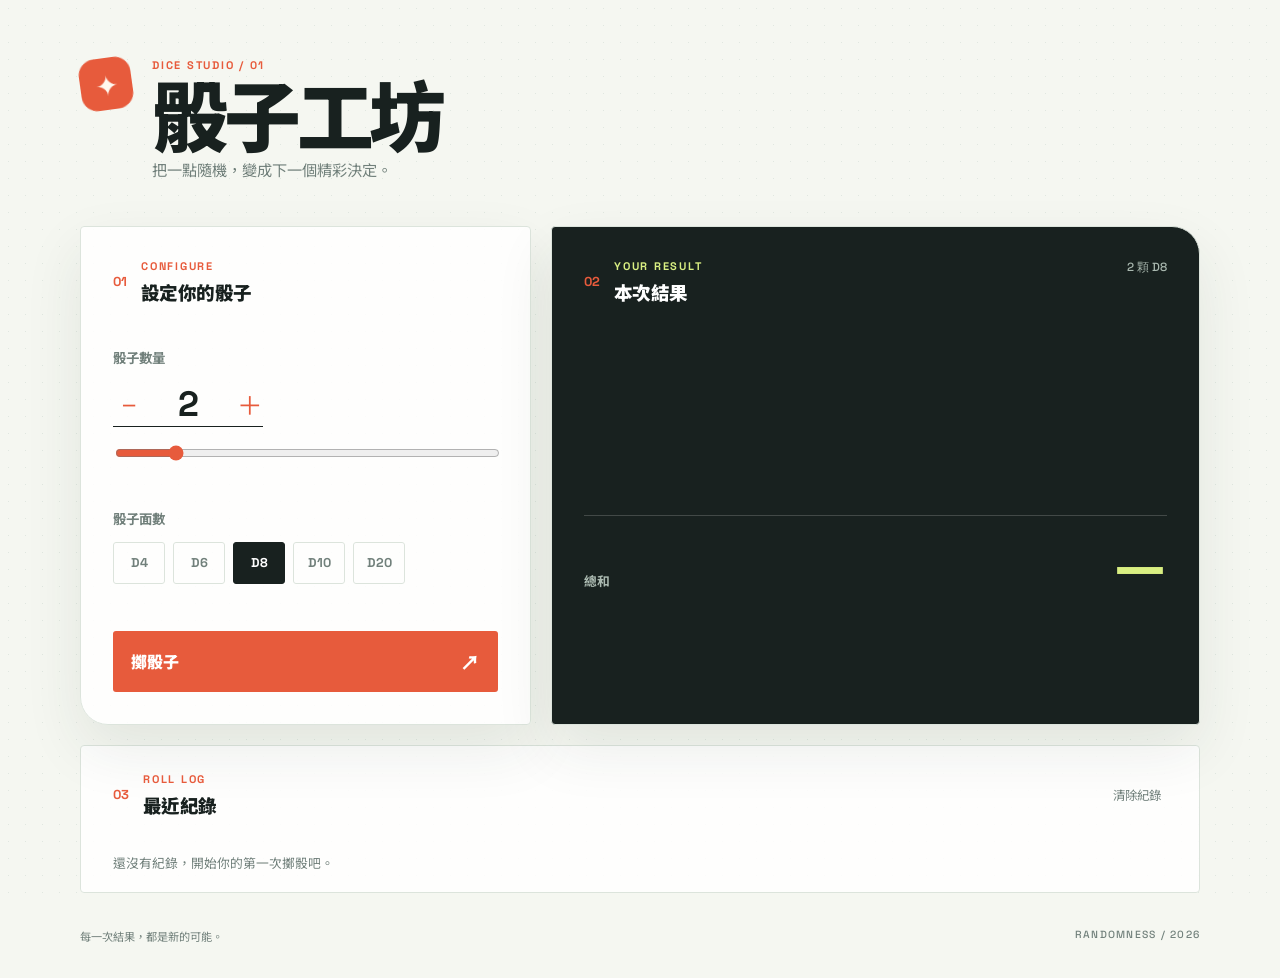
<file: index.html>
<!DOCTYPE html>
<html lang="zh-Hant">
<head>
  <meta charset="UTF-8">
  <meta name="viewport" content="width=device-width, initial-scale=1.0">
  <title>骰子工坊 | Dice Studio</title>
  <link rel="preconnect" href="https://fonts.googleapis.com">
  <link rel="preconnect" href="https://fonts.gstatic.com" crossorigin>
  <link href="https://fonts.googleapis.com/css2?family=Noto+Sans+TC:wght@400;500;700;900&family=Space+Grotesk:wght@500;700&display=swap" rel="stylesheet">
  <link rel="stylesheet" href="style.css">
  <script src="script.js" defer></script>
</head>
<body>
  <main class="app-shell">
    <section class="hero">
      <div class="brand-mark" aria-hidden="true">✦</div>
      <div>
        <p class="eyebrow">DICE STUDIO / 01</p>
        <h1>骰子工坊</h1>
        <p class="intro">把一點隨機，變成下一個精彩決定。</p>
      </div>
    </section>

    <section class="workspace" aria-label="骰子擲骰工具">
      <div class="control-panel">
        <div class="section-heading">
          <span class="section-number">01</span>
          <div>
            <p class="eyebrow">CONFIGURE</p>
            <h2>設定你的骰子</h2>
          </div>
        </div>

        <div class="field-group">
          <label for="dice-count">骰子數量</label>
          <div class="stepper">
            <button class="stepper-button" type="button" data-step="-1" aria-label="減少骰子數量">−</button>
            <output id="dice-count-value" for="dice-count">2</output>
            <button class="stepper-button" type="button" data-step="1" aria-label="增加骰子數量">＋</button>
          </div>
          <input id="dice-count" type="range" min="1" max="8" value="2" aria-label="骰子數量">
        </div>

        <div class="field-group">
          <span class="field-label">骰子面數</span>
          <div class="dice-options" role="group" aria-label="選擇骰子面數">
            <button class="dice-option" type="button" data-sides="4">D4</button>
            <button class="dice-option" type="button" data-sides="6">D6</button>
            <button class="dice-option is-selected" type="button" data-sides="8">D8</button>
            <button class="dice-option" type="button" data-sides="10">D10</button>
            <button class="dice-option" type="button" data-sides="20">D20</button>
          </div>
        </div>

        <button id="roll-button" class="roll-button" type="button">
          <span>擲骰子</span>
          <span class="roll-arrow" aria-hidden="true">↗</span>
        </button>
      </div>

      <div class="result-panel">
        <div class="result-topline">
          <div class="section-heading">
            <span class="section-number">02</span>
            <div>
              <p class="eyebrow">YOUR RESULT</p>
              <h2>本次結果</h2>
            </div>
          </div>
          <span id="roll-meta" class="roll-meta">2 顆 D8</span>
        </div>

        <div id="dice-stage" class="dice-stage" aria-live="polite" aria-label="骰子結果"></div>

        <div class="total-display">
          <span class="total-label">總和</span>
          <strong id="total-value">—</strong>
        </div>
      </div>
    </section>

    <section class="history-section">
      <div class="history-heading">
        <div class="section-heading">
          <span class="section-number">03</span>
          <div>
            <p class="eyebrow">ROLL LOG</p>
            <h2>最近紀錄</h2>
          </div>
        </div>
        <button id="clear-history" class="text-button" type="button">清除紀錄</button>
      </div>
      <ol id="history-list" class="history-list" aria-label="最近擲骰紀錄"></ol>
    </section>

    <footer>
      <span>每一次結果，都是新的可能。</span>
      <span class="footer-code">RANDOMNESS / 2026</span>
    </footer>
  </main>
</body>
</html>
</file>
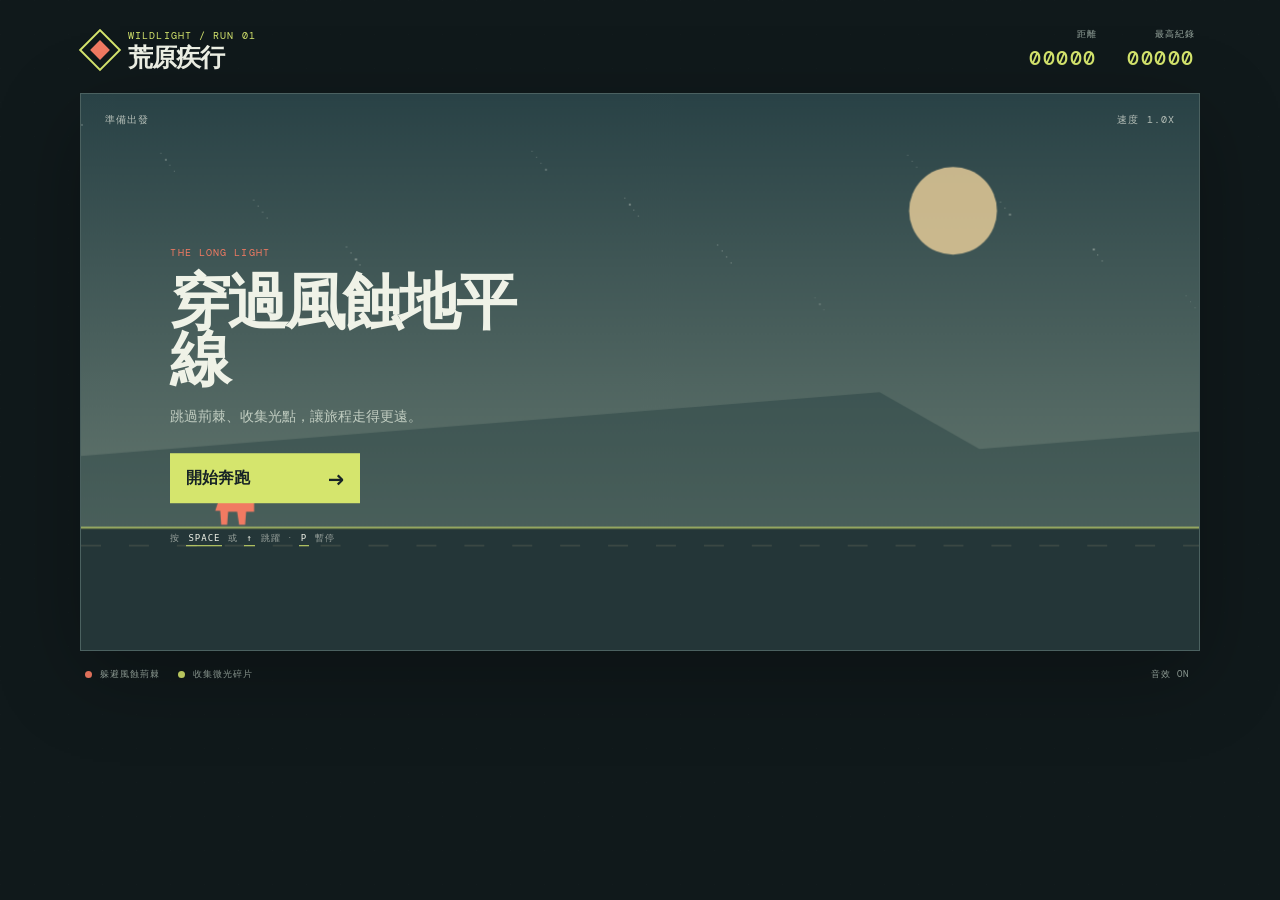
<file: dino/index.html>
<!DOCTYPE html>
<html lang="zh-Hant">
<head>
  <meta charset="UTF-8">
  <meta name="viewport" content="width=device-width, initial-scale=1.0">
  <meta name="theme-color" content="#172326">
  <title>荒原疾行 | Canvas Runner</title>
  <link rel="stylesheet" href="style.css">
</head>
<body>
  <main class="game-shell">
    <header class="topbar">
      <div class="brand-lockup">
        <span class="brand-mark" aria-hidden="true"></span>
        <div>
          <p class="eyebrow">WILDLIGHT / RUN 01</p>
          <h1>荒原疾行</h1>
        </div>
      </div>
      <div class="scoreboard" aria-label="遊戲分數">
        <div><span>距離</span><strong id="score">00000</strong></div>
        <div><span>最高紀錄</span><strong id="best">00000</strong></div>
      </div>
    </header>

    <section class="game-frame" aria-label="荒原疾行遊戲區域">
      <canvas id="gameCanvas" aria-label="2D 橫向跑酷遊戲畫面"></canvas>
      <div class="hud-line"><span id="statusText">準備出發</span><span id="speedText">速度 1.0x</span></div>
      <div class="start-panel" id="startPanel">
        <span class="panel-kicker">THE LONG LIGHT</span>
        <h2 id="panelTitle">穿過風蝕地平線</h2>
        <p id="panelCopy">跳過荊棘、收集光點，讓旅程走得更遠。</p>
        <button id="startButton" type="button"><span>開始奔跑</span><b aria-hidden="true">→</b></button>
        <p class="control-note">按 <kbd>Space</kbd> 或 <kbd>↑</kbd> 跳躍 · <kbd>P</kbd> 暫停</p>
      </div>
    </section>

    <footer class="bottom-bar">
      <span><i class="dot dot-coral"></i>躲避風蝕荊棘</span>
      <span><i class="dot dot-lime"></i>收集微光碎片</span>
      <button class="sound-button" id="soundButton" type="button" aria-label="切換音效" aria-pressed="true">音效 ON</button>
    </footer>
  </main>
  <script src="game.js"></script>
</body>
</html>
</file>
<file: style.css>
:root {
  --ink: #18211f;
  --muted: #71807b;
  --paper: #f5f7f1;
  --panel: #ffffff;
  --line: #dce4dc;
  --accent: #e75b3c;
  --accent-dark: #c7462b;
  --lime: #d9ef82;
  --shadow: 0 24px 60px rgba(35, 52, 43, 0.09);
}

* { box-sizing: border-box; }

body {
  margin: 0;
  min-width: 320px;
  background: var(--paper);
  color: var(--ink);
  font-family: "Noto Sans TC", sans-serif;
}

body::before {
  content: "";
  position: fixed;
  inset: 0;
  z-index: -1;
  pointer-events: none;
  opacity: 0.35;
  background-image: radial-gradient(#bac9bf 0.7px, transparent 0.7px);
  background-size: 17px 17px;
}

button, input { font: inherit; }
button { cursor: pointer; }

.app-shell {
  width: min(1120px, calc(100% - 48px));
  margin: 0 auto;
  padding: 58px 0 34px;
}

.hero { display: flex; gap: 20px; align-items: flex-start; margin-bottom: 46px; }
.brand-mark {
  display: grid;
  width: 52px;
  height: 52px;
  place-items: center;
  flex: 0 0 auto;
  border-radius: 16px;
  background: var(--accent);
  color: #fff8ef;
  font-size: 28px;
  transform: rotate(-8deg);
}

a, button { -webkit-tap-highlight-color: transparent; }
.eyebrow { margin: 0 0 5px; color: var(--accent); font: 700 11px "Space Grotesk", sans-serif; letter-spacing: 0.16em; }
h1, h2, p { margin-top: 0; }
h1 { margin-bottom: 8px; font-size: clamp(2.5rem, 6vw, 5rem); font-weight: 900; line-height: 0.95; letter-spacing: -0.06em; }
h2 { margin-bottom: 0; font-size: 1.16rem; font-weight: 900; letter-spacing: -0.03em; }
.intro { margin: 0; color: var(--muted); font-size: 0.95rem; }

.workspace { display: grid; grid-template-columns: 0.82fr 1.18fr; gap: 20px; }
.control-panel, .result-panel, .history-section { border: 1px solid var(--line); background: rgba(255, 255, 255, 0.86); box-shadow: var(--shadow); }
.control-panel, .result-panel { min-height: 440px; padding: 32px; }
.control-panel { border-radius: 4px 4px 4px 28px; }
.result-panel { border-radius: 4px 28px 4px 4px; background: var(--ink); color: #fff; }
.section-heading { display: flex; align-items: center; gap: 14px; }
.section-number { color: var(--accent); font: 700 13px "Space Grotesk", sans-serif; }
.result-panel .eyebrow { color: var(--lime); }

.field-group { margin-top: 42px; }
.field-group label, .field-label { display: block; margin-bottom: 14px; color: var(--muted); font-size: 0.84rem; font-weight: 700; }
.stepper { display: flex; width: 150px; align-items: center; justify-content: space-between; border-bottom: 1px solid var(--ink); }
.stepper output { font: 700 2.2rem "Space Grotesk", sans-serif; }
.stepper-button { width: 32px; height: 40px; border: 0; background: transparent; color: var(--accent); font-size: 1.6rem; }
.stepper-button:hover { color: var(--accent-dark); }
input[type="range"] { width: 100%; margin-top: 18px; accent-color: var(--accent); }
.dice-options { display: flex; flex-wrap: wrap; gap: 8px; }
.dice-option { width: 52px; height: 42px; border: 1px solid var(--line); border-radius: 3px; background: transparent; color: var(--muted); font: 700 0.8rem "Space Grotesk", sans-serif; transition: 0.2s ease; }
.dice-option:hover, .dice-option.is-selected { border-color: var(--ink); background: var(--ink); color: white; }
.roll-button { display: flex; width: 100%; align-items: center; justify-content: space-between; margin-top: 47px; padding: 16px 18px; border: 0; border-radius: 3px; background: var(--accent); color: #fff; font-weight: 900; transition: transform 0.2s ease, background 0.2s ease; }
.roll-button:hover { background: var(--accent-dark); transform: translateY(-2px); }
.roll-arrow { font-size: 1.25rem; }

.result-topline { display: flex; align-items: flex-start; justify-content: space-between; }
.roll-meta { color: #aab9b0; font: 500 0.74rem "Space Grotesk", sans-serif; }
.dice-stage { display: flex; min-height: 210px; align-items: center; justify-content: center; gap: 14px; padding: 24px 0; flex-wrap: wrap; }
.die { display: grid; width: 76px; aspect-ratio: 1; place-items: center; border: 2px solid #fff; border-radius: 15px; background: var(--lime); color: var(--ink); font: 700 2rem "Space Grotesk", sans-serif; box-shadow: 7px 7px 0 rgba(217, 239, 130, 0.24); animation: enter 0.45s both cubic-bezier(.17,.67,.33,1.18); }
.die:nth-child(2) { animation-delay: 0.06s; }
.die:nth-child(3) { animation-delay: 0.12s; }
.die:nth-child(4) { animation-delay: 0.18s; }
.die:nth-child(5) { animation-delay: 0.24s; }
.die:nth-child(6) { animation-delay: 0.30s; }
.total-display { display: flex; align-items: baseline; justify-content: space-between; border-top: 1px solid rgba(255, 255, 255, 0.18); padding-top: 19px; }
.total-label { color: #aab9b0; font-size: 0.8rem; font-weight: 700; }
.total-display strong { color: var(--lime); font: 700 3.8rem/1 "Space Grotesk", sans-serif; }

.history-section { margin-top: 20px; padding: 26px 32px 18px; border-radius: 4px; box-shadow: none; }
.history-heading { display: flex; align-items: center; justify-content: space-between; }
.text-button { border: 0; background: transparent; color: var(--muted); font-size: 0.78rem; }
.text-button:hover { color: var(--accent); }
.history-list { display: grid; grid-template-columns: repeat(3, 1fr); gap: 10px; margin: 23px 0 0; padding: 0; list-style: none; }
.history-item { display: flex; align-items: center; justify-content: space-between; border-top: 1px solid var(--line); padding: 13px 2px 3px; color: var(--muted); font-size: 0.78rem; }
.history-item strong { color: var(--ink); font: 700 1.3rem "Space Grotesk", sans-serif; }
.empty-history { grid-column: 1 / -1; padding: 12px 0 2px; color: var(--muted); font-size: 0.8rem; }
footer { display: flex; justify-content: space-between; margin-top: 35px; color: var(--muted); font-size: 0.7rem; }
.footer-code { font: 500 0.65rem "Space Grotesk", sans-serif; letter-spacing: 0.12em; }

@keyframes enter { from { opacity: 0; transform: translateY(18px) rotate(-8deg); } to { opacity: 1; transform: translateY(0) rotate(0); } }

@media (max-width: 760px) {
  .app-shell { width: min(100% - 30px, 560px); padding-top: 34px; }
  .hero { margin-bottom: 30px; }
  .workspace { grid-template-columns: 1fr; }
  .control-panel, .result-panel { min-height: auto; padding: 25px; }
  .control-panel { border-radius: 4px 20px 4px 4px; }
  .result-panel { border-radius: 4px 4px 4px 20px; }
  .field-group { margin-top: 30px; }
  .roll-button { margin-top: 35px; }
  .history-list { grid-template-columns: 1fr; }
  footer { gap: 12px; flex-direction: column; }
}
</file>
<file: dino/style.css>
@import url('https://fonts.googleapis.com/css2?family=DM+Mono:wght@400;500&family=Space+Grotesk:wght@400;500;600;700&display=swap');

:root {
  --ink: #eff2e7;
  --muted: #9baaa2;
  --deep: #172326;
  --panel: #243337;
  --line: rgba(215, 230, 213, 0.16);
  --lime: #d5e56d;
  --coral: #f17a62;
  --sand: #e9cf9a;
}

* { box-sizing: border-box; }
html, body { min-height: 100%; }
body {
  margin: 0;
  color: var(--ink);
  background: #10191b;
  font-family: 'Space Grotesk', sans-serif;
  display: grid;
  place-items: center;
  padding: 28px;
}
body::before {
  content: '';
  position: fixed;
  inset: 0;
  pointer-events: none;
  opacity: .32;
  background-image: linear-gradient(rgba(255,255,255,.018) 1px, transparent 1px), linear-gradient(90deg, rgba(255,255,255,.018) 1px, transparent 1px);
  background-size: 34px 34px;
}
button { font: inherit; }
.game-shell { width: min(1120px, 100%); position: relative; }
.topbar, .bottom-bar { display: flex; align-items: center; justify-content: space-between; }
.topbar { padding: 0 5px 22px; }
.brand-lockup { display: flex; align-items: center; gap: 13px; }
.brand-mark { width: 30px; height: 30px; display: block; position: relative; border: 2px solid var(--lime); transform: rotate(45deg); }
.brand-mark::after { content: ''; position: absolute; inset: 6px; background: var(--coral); }
.eyebrow, .panel-kicker, .hud-line, .scoreboard span, .control-note, .bottom-bar { font-family: 'DM Mono', monospace; text-transform: uppercase; letter-spacing: .11em; }
.eyebrow { color: var(--lime); font-size: 10px; margin: 0 0 3px; }
h1 { font-size: 25px; line-height: 1; margin: 0; letter-spacing: -.04em; }
.scoreboard { display: flex; gap: 30px; text-align: right; }
.scoreboard div { display: grid; gap: 4px; }
.scoreboard span { color: var(--muted); font-size: 9px; }
.scoreboard strong { color: var(--lime); font: 500 20px 'DM Mono', monospace; letter-spacing: .08em; }
.game-frame { height: min(62vh, 560px); min-height: 390px; position: relative; overflow: hidden; border: 1px solid var(--line); background: #30474a; box-shadow: 0 24px 80px rgba(0,0,0,.28); }
canvas { width: 100%; height: 100%; display: block; }
.hud-line { position: absolute; left: 24px; right: 24px; top: 19px; display: flex; justify-content: space-between; color: rgba(239,242,231,.7); font-size: 10px; pointer-events: none; }
.start-panel { position: absolute; left: 8%; top: 50%; width: min(410px, 84%); transform: translateY(-42%); transition: opacity .3s, transform .3s; }
.start-panel.is-hidden { opacity: 0; pointer-events: none; transform: translateY(-35%); }
.panel-kicker { color: var(--coral); font-size: 10px; }
h2 { max-width: 390px; font-size: clamp(32px, 5vw, 61px); line-height: .94; letter-spacing: -.065em; margin: 13px 0 16px; }
.start-panel p:not(.control-note) { color: #c1cdc1; max-width: 290px; line-height: 1.65; margin: 0 0 25px; font-size: 14px; }
#startButton { cursor: pointer; display: flex; align-items: center; justify-content: space-between; width: 190px; border: 0; padding: 14px 16px; color: var(--deep); background: var(--lime); font-weight: 700; transition: transform .2s, background .2s; }
#startButton:hover { transform: translateX(5px); background: #e4f47e; }
#startButton b { font-size: 20px; line-height: 12px; }
.control-note { color: rgba(239,242,231,.58); font-size: 9px; margin-top: 29px; }
kbd { color: var(--ink); border-bottom: 1px solid var(--lime); padding: 0 2px 2px; }
.bottom-bar { color: var(--muted); padding: 16px 5px 0; gap: 18px; font-size: 9px; }
.bottom-bar > span { display: flex; align-items: center; gap: 8px; }
.dot { width: 7px; height: 7px; border-radius: 50%; display: inline-block; }
.dot-coral { background: var(--coral); } .dot-lime { background: var(--lime); }
.sound-button { margin-left: auto; border: 0; color: var(--muted); background: transparent; cursor: pointer; font: inherit; font-size: 9px; letter-spacing: .11em; }
.sound-button:hover { color: var(--ink); }
@media (max-width: 620px) {
  body { padding: 16px; }
  .topbar { align-items: flex-end; padding-bottom: 15px; }
  .scoreboard { gap: 14px; } .scoreboard strong { font-size: 15px; }
  .game-frame { min-height: 440px; height: 68vh; }
  .bottom-bar { flex-wrap: wrap; gap: 10px 16px; } .sound-button { margin-left: 0; }
  .start-panel { left: 9%; }
}
</file>
